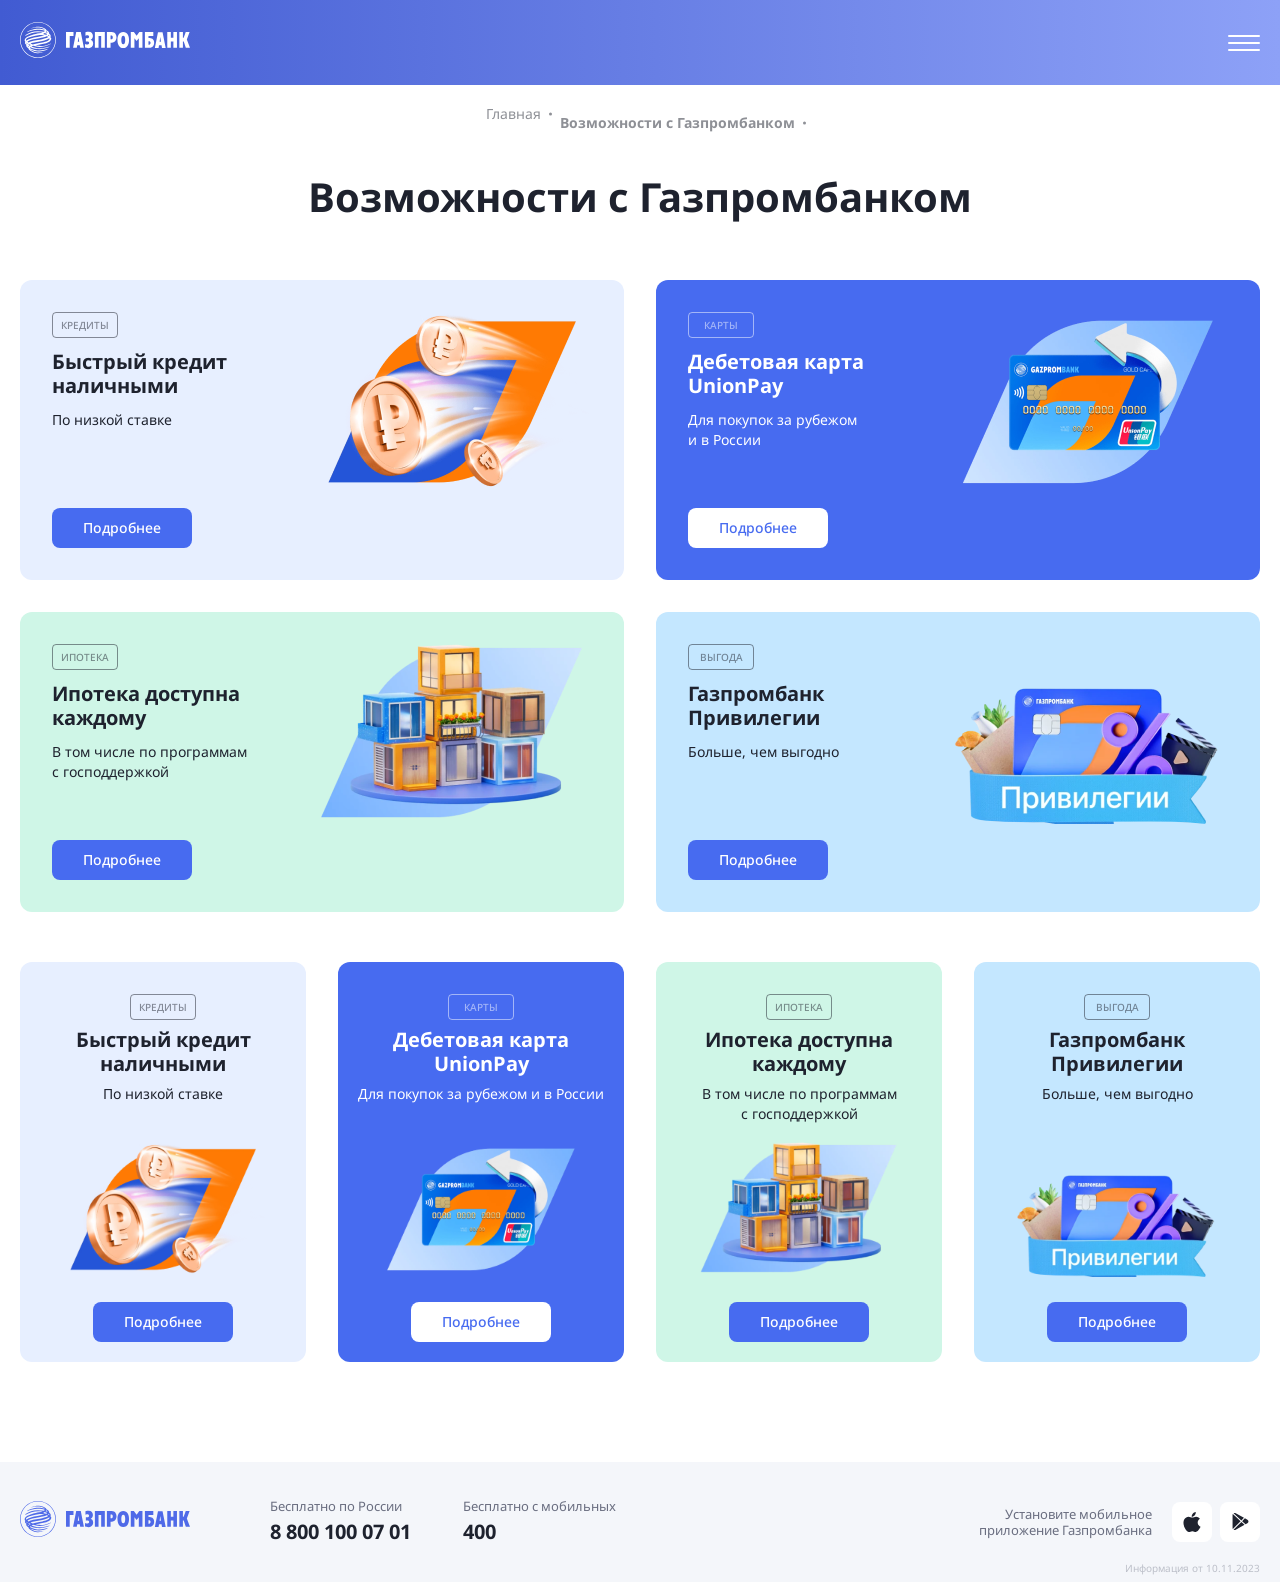
<file: index.html>
<!DOCTYPE html>
<html lang="ru">

<head>
  <meta charset="UTF-8">
  <meta name="viewport" content="width=device-width, initial-scale=1.0">
  <meta http-equiv="X-UA-Compatible" content="ie=edge">
  <link rel="stylesheet" href="css/style.css">
  <title>Возможности с Газпромбанком - Газпромбанк</title>
</head>

<body>
<header class="header">
  <div class="container">
    <div class="header__content">
      <a class="header__logo-link" href="features.html">
        <svg class="header__logo" width="170" height="36" viewBox="0 0 170 36" fill="none" xmlns="http://www.w3.org/2000/svg">
          <g clip-path="url(#clip0_497_2224)">
          <path fill-rule="evenodd" clip-rule="evenodd" d="M0.623721 18C0.623721 8.42405 8.39625 0.616677 17.944 0.616677C27.5037 0.616677 35.2762 8.41241 35.2762 18C35.2762 27.5876 27.5037 35.3833 17.944 35.3833C8.39625 35.3833 0.623721 27.5876 0.623721 18ZM0 18C0 27.925 8.0484 36 17.944 36C27.8396 36 35.888 27.925 35.888 18C35.8999 8.07498 27.8396 0 17.944 0C8.0484 0 0 8.07498 0 18Z" fill="white"/>
          <path fill-rule="evenodd" clip-rule="evenodd" d="M29.3629 16.1732C29.231 16.2896 29.087 16.406 28.9191 16.5223C27.9236 17.2902 26.3643 17.8953 24.1932 18.4771C19.6832 19.6871 16.4207 19.8733 12.6904 20.7809C11.9707 20.9554 11.215 21.1997 10.5073 21.4906C11.215 21.8397 11.9587 22.1655 12.7264 22.4564C14.2377 22.0259 14.9574 21.8281 17.1524 21.4557C17.98 21.3161 20.5469 20.8623 22.418 20.4667C25.7645 19.757 30.6703 18.2094 29.3629 16.1732ZM27.2039 11.9496C26.4962 11.6238 25.5966 11.3096 24.649 11.0537C24.2292 11.3911 23.7254 11.6936 23.0297 11.9612C24.2052 12.1707 25.1048 12.4965 26.0884 12.7873C26.2803 12.8804 27.0839 12.1241 27.2039 11.9496ZM10.7952 16.4409C15.1733 15.1493 19.7672 14.7537 24.4211 13.5087C22.5979 13.02 21.6024 12.8106 19.6832 13.0317C16.8885 13.3575 13.8179 13.9742 11.191 14.7537C10.1595 15.0562 4.73792 16.6038 6.29723 18.7563C6.29723 18.7912 7.23281 17.488 10.7952 16.4409ZM7.77257 23.8526C7.76057 24.2599 8.01246 24.6089 8.54022 25.0511C8.61219 24.83 8.70815 24.6787 8.86408 24.4693C8.49225 24.2715 8.12041 24.0621 7.77257 23.8526ZM9.82365 23.6432C10.1475 23.4454 10.5433 23.2476 10.9991 23.0731C10.3754 22.8171 9.73969 22.5378 9.09198 22.2353C8.79211 22.4215 8.54022 22.6076 8.32432 22.8171C8.8281 23.0963 9.31988 23.3756 9.82365 23.6432ZM26.6521 14.3116C25.7645 14.7188 24.5051 15.1493 22.6819 15.6031C21.1946 15.9754 17.5722 16.499 13.6739 17.3484C12.4385 17.616 9.10397 18.4072 7.46071 19.8035C7.9165 20.1758 8.20437 20.2689 8.70815 20.5482C9.39184 20.1177 10.3034 19.6988 11.6828 19.3264C14.0698 18.6865 15.857 18.4072 18.004 18.0698C20.139 17.7324 24.1452 16.883 26.3763 16.0918C27.0959 15.8242 27.7676 15.4984 28.2714 15.1028C28.1275 14.9399 26.7001 14.2534 26.6521 14.3116ZM27.9475 13.5204C28.3794 13.7414 28.7752 13.8927 29.159 14.1603C29.4349 13.6367 29.267 13.2993 28.6912 12.8106C28.4753 13.0782 28.2114 13.3109 27.9475 13.5204ZM7.55666 21.4557C7.17284 21.2347 6.89696 21.0834 6.5731 20.8507C6.39318 21.2347 6.72903 21.6652 7.07688 21.863C7.23281 21.7117 7.40073 21.5837 7.55666 21.4557ZM26.1963 9.31998C26.1124 9.6225 25.8005 9.95993 25.5726 10.2043C26.2323 10.3788 26.892 10.6231 27.5277 10.8559C27.4558 10.2741 26.7721 9.70395 26.1963 9.31998ZM5.58954 13.0666C10.1715 10.053 15.2452 8.29606 23.8454 9.7854C24.3252 9.50615 24.5891 9.25017 24.709 8.68003C22.562 7.90046 20.235 7.63284 17.2243 7.67939C14.5136 7.7492 9.64373 8.76148 7.05289 10.309L7.84454 9.31998C9.66772 8.24952 14.4056 6.83 17.956 6.76019C20.4629 6.71365 21.7583 6.85327 24.733 7.65612C24.4811 7.14416 23.8574 6.88818 22.9578 6.48094C20.0791 5.17777 14.6935 5.06142 10.2794 7.00453C10.8432 6.64383 11.383 6.29477 12.1026 5.96898C13.554 5.30576 15.9409 4.65418 18.9156 4.70072C21.2905 4.73562 24.1213 5.57337 25.8485 7.29542C26.1364 7.63284 26.3043 7.99354 26.3763 8.28443C27.7436 8.98255 28.5353 9.63414 28.9911 10.4021C29.171 10.786 29.255 11.2282 29.171 11.7052C29.7347 12.0543 30.0106 12.3336 30.2865 12.7059C30.4904 13.02 30.6463 13.3807 30.6823 13.7065C30.7303 14.137 30.7783 14.6257 30.3345 15.1842C30.8143 15.4169 31.1741 16.0685 31.2341 16.3594C31.45 17.395 30.7903 18.3956 29.9027 19.1868C28.8951 20.0711 26.6761 21.1183 24.8649 21.5837C21.2665 22.4913 18.1 22.8752 15.5691 23.3407C16.6966 23.6083 18.2319 23.9806 20.7508 23.9806C26.1124 23.9806 30.8503 21.4325 30.8503 21.4325C30.8503 21.4325 30.7423 21.7699 30.6343 22.0608C27.2279 24.1319 21.8063 25.0045 19.5033 24.8998C17.1524 24.7951 15.1733 24.446 13.2421 23.841C12.6424 24.0039 12.0666 24.1901 11.5029 24.4344C14.4536 25.7725 16.6726 26.075 19.1915 26.2612C21.7583 26.4473 26.0044 25.8306 29.6028 24.5275C29.4349 24.6904 29.3509 24.9464 29.183 25.1093C27.3478 26.075 23.4616 27.0524 21.5064 27.1222C19.5633 27.2036 17.2004 27.1338 15.1373 26.7382C13.3621 26.4008 11.9227 25.8306 10.3994 25.1674C10.1235 25.3652 9.97958 25.6328 9.9316 25.9237C15.833 29.0188 21.3745 29.0886 27.6717 27.1222L27.0959 27.6807C20.163 30.4965 14.7415 29.4027 10.5553 27.3782C10.4234 27.32 10.2555 27.2502 10.1355 27.1687C10.5193 27.8436 13.7219 30.1939 17.3083 30.4848C19.7792 30.6826 22.7899 30.2637 24.5771 29.5423L23.5335 30.0892C22.6699 30.5197 20.3789 31.4855 17.1644 31.276C12.8943 30.9851 10.4834 29.0886 9.40384 28.0996C8.90006 27.6341 8.67217 27.0989 8.51623 26.4357C7.54467 25.9237 6.94494 25.4001 6.44116 24.6206C6.1413 24.1551 6.20127 23.6432 6.27324 23.201C6.29723 23.0614 6.33321 22.9334 6.38119 22.8054C5.9134 22.468 5.44561 22.1073 5.2417 21.7466C4.82189 20.9787 5.07377 20.3271 5.37364 19.8151C5.12175 19.5242 4.88186 19.2334 4.77391 18.9425C4.66596 18.6167 4.64197 18.2793 4.67795 17.9069C4.76191 17.267 5.09776 16.6736 5.54156 16.1616C6.47715 15.0795 7.94049 14.2418 10.4594 13.404C12.9183 12.5895 13.9138 12.4615 15.773 12.031C17.944 11.5307 20.5349 11.3678 22.7059 10.6115C16.6486 9.55269 10.3634 10.5184 5.2417 14.0556L5.58954 13.0666Z" fill="white"/>
          <path d="M58.4979 14.8701L59.1816 19.6755H57.8022L58.4979 14.8701ZM53.0763 25.8656H56.7826L57.2264 23.1429H59.7693L60.2131 25.8656H63.9075L60.7888 10.1112H56.2069L53.0763 25.8656Z" fill="white"/>
          <path d="M67.4098 16.2081C67.9976 16.2081 69.0891 15.8242 69.0891 14.6606C69.0891 13.2876 67.8296 13.2062 67.4818 13.2062C67.062 13.2062 66.2703 13.2644 65.4787 13.6483L65.4307 10.2391C66.6662 9.91336 67.5658 9.83191 68.6093 9.83191C71.584 9.83191 72.9274 11.9263 72.9274 13.9625C72.9274 15.9521 71.7759 17.1622 70.6724 17.6276V17.7789C71.7279 18.1163 73.1673 19.1519 73.1673 21.5604C73.1673 24.5274 71.0922 26.168 68.4534 26.168C67.038 26.168 66.1144 25.9586 64.9989 25.3536L65.0589 22.084C66.0784 22.5262 66.7741 22.5611 67.4818 22.5611C68.6453 22.5611 69.1251 21.7 69.1251 21.0601C69.1251 20.1758 68.5613 19.5824 67.3259 19.5824H65.8505V16.2081H67.4098Z" fill="white"/>
          <path d="M74.8826 10.1112H84.8261V25.8656H81.1798V13.8927H78.5289V25.8656H74.8826V10.1112Z" fill="white"/>
          <path d="M90.5595 13.5786H91.4231C92.2507 13.5786 92.7665 14.0789 92.7665 15.3821C92.7665 17.0925 91.8909 17.2088 91.4231 17.2088H90.5595V13.5786ZM86.9131 25.8656H90.5595V20.6646H91.7829C95.3933 20.6646 96.5088 17.4183 96.5088 15.3472C96.5088 13.311 95.2374 10.0996 91.7829 10.1112H86.9131V25.8656Z" fill="white"/>
          <path d="M103.25 22.2469C101.966 22.2469 101.307 20.7459 101.307 17.965C101.307 15.1842 101.966 13.6832 103.25 13.6832C104.533 13.6832 105.205 15.1842 105.205 17.965C105.205 20.7459 104.533 22.2469 103.25 22.2469ZM103.25 26.0517C107.568 26.0517 109.031 22.0142 109.031 17.965C109.031 13.9275 107.568 9.87842 103.25 9.87842C98.9317 9.87842 97.4684 13.9275 97.4684 17.965C97.4804 22.0142 98.9317 26.0517 103.25 26.0517Z" fill="white"/>
          <path d="M128.475 22.7124V19.1287H129.002C129.434 19.1287 130.586 19.1519 130.586 20.7693C130.586 22.4331 129.434 22.7124 129.002 22.7124H128.475ZM124.912 25.8656H129.266C130.202 25.8656 134.148 25.47 134.16 20.6994C134.16 16.6736 131.101 15.9755 129.134 15.9755H128.487V13.8927H133.308V10.1112H124.912V25.8656Z" fill="white"/>
          <path d="M147.27 10.1112H150.845V15.7777H153.387V10.1112H156.962V25.8656H153.387V19.5592H150.845V25.8656H147.27V10.1112Z" fill="white"/>
          <path d="M159.349 10.1112H162.923L162.911 15.7777H163.691L165.73 10.1112H169.616L166.833 17.5811L170 25.8656H165.802L163.763 19.5243H162.911L162.923 25.8656H159.349V10.1112Z" fill="white"/>
          <path d="M46.0234 10.1112H53.4961V14.0323H49.7298V25.8656H46.0234V10.1112Z" fill="white"/>
          <path d="M110.782 10.1112H113.877L116.612 13.8229L119.359 10.1112H122.453V25.8656H118.807V16.2547L116.612 19.0123L114.429 16.2547V25.8656H110.782V10.1112Z" fill="white"/>
          <path d="M140.289 14.8933L140.973 19.6987H139.594L140.289 14.8933ZM134.868 25.8888H138.562L139.006 23.1661H141.549L141.993 25.8888H145.687L142.556 10.1344H137.974L134.868 25.8888Z" fill="white"/>
          </g>
          <defs>
          </defs>
          </svg>
      </a>
      <button class="header__menu">
        <span class="header__menu-line"></span>
      </button>
    </div>
  
  </div>
</header>
<main>
  <div class="breadcrumbs">
    <div class="container">
      <ul class="breadcrumbs__list">
        <li class="breadcrumbs__item">
          <a class="breadcrumbs__link" href="#">Главная</a>
        </li>
        <li class="breadcrumbs__item">
          <h1 class="breadcrumbs__link">Возможности с Газпромбанком</h1>
        </li>
      </ul>
    </div>
  </div>
  <div class="page-content">
    <div class="container">
      <h1 class="page-content__title">Возможности с Газпромбанком</h1>
     
      <ul class="info-cards">

        <li class="info-card">
          
          <div class="info-card__info-block">
            <span class="info-card__credits-label">кредиты</span>
            <h2 class="info-card__title">Быстрый кредит наличными</h2>
            <span class="info-card__low-bid">По низкой ставке</span>
          
            <div class="info-card__link-block">
              <a class="info-card__link" href="#">Подробнее</a>
            </div>
          </div>
          <div class="info-card__img-block">
                <img class="info-card__img" src="./images/info-card__img/card1.png" alt="Картинка" width="280" height="180">
              </div>
        </li>

        <li class="info-card info-card--card-two">
          <div class="info-card__info-block">
            <span class="info-card__credits-label info-card__credits-label--special">карты</span>
            <h2 class="info-card__title info-card__title--special">Дебетовая карта UnionPay</h2>
            <span class="info-card__low-bid info-card__low-bid--special">Для покупок за&nbsp;рубежом и&nbsp;в&nbsp;России</span>
            <div class="info-card__link-block">
              <a class="info-card__link info-card__link--special" href="#">Подробнее</a>
            </div>
          </div>
          <div class="info-card__img-block">
            <img class="info-card__img" src="./images/info-card__img/card2.png" alt="Картинка" width="280" height="180">
          </div>
        </li>

        <li class="info-card info-card--card-three">
          <div class="info-card__info-block">
            <span class="info-card__credits-label">ипотека</span>
            <h2 class="info-card__title">Ипотека доступна каждому</h2>
            <span class="info-card__low-bid">В&nbsp;том числе по&nbsp;программам с&nbsp;господдержкой</span>
            <div class="info-card__link-block">
              <a class="info-card__link" href="#">Подробнее</a>
            </div>
          </div>
          <div class="info-card__img-block">
            <img class="info-card__img" src="./images/info-card__img/card3.png" alt="Картинка" width="280" height="180">
          </div>
        </li>

        <li class="info-card info-card--card-four">
          <div class="info-card__info-block">
            <span class="info-card__credits-label">выгода</span>
            <h2 class="info-card__title">Газпромбанк Привилегии</h2>
            <span class="info-card__low-bid">Больше, чем выгодно</span>
            <div class="info-card__link-block">
              <a class="info-card__link" href="#">Подробнее</a>
            </div>
          </div>
          <div class="info-card__img-block">
            <img class="info-card__img" src="./images/info-card__img/card4.png" alt="Картинка" width="280" height="180">
          </div>
        </li>

      </ul>

      <ul class="info-cards info-cards--row">

        <li class="info-card">
            <span class="info-card__credits-label">кредиты</span>
            <h3 class="info-card__title">Быстрый кредит наличными</h3>
            <p class="info-card__low-bid">По низкой ставке</p>
            <div class="info-card__lower-card">
            <img class="info-card__img" src="./images/info-card__img/card1.png" alt="Картинка">
            <a class="info-card__link" href="#">Подробнее</a>
            </div>
        </li>

        <li class="info-card info-card--card-two">
            <span class="info-card__credits-label info-card__credits-label--special">карты</span>
            <h3 class="info-card__title info-card__title--special">Дебетовая карта UnionPay</h3>
            <p class="info-card__low-bid info-card__low-bid--special">Для покупок за рубежом и в России</p>
            <div class="info-card__lower-card">
            <img class="info-card__img" src="./images/info-card__img/card2.png" alt="Картинка">
            <a class="info-card__link info-card__link--special" href="#">Подробнее</a>
          </div>
        </li>

        <li class="info-card info-card--card-three">
            <span class="info-card__credits-label">ипотека</span>
            <h3 class="info-card__title">Ипотека доступна каждому</h3>
            <p class="info-card__low-bid">В&nbsp;том числе по&nbsp;программам с&nbsp;господдержкой</p>
            <div class="info-card__lower-card">
            <img class="info-card__img" src="./images/info-card__img/card3.png" alt="Картинка">
            <a class="info-card__link" href="#">Подробнее</a>
          </div>
        </li>

        <li class="info-card info-card--card-four">
            <span class="info-card__credits-label">выгода</span>
            <h3 class="info-card__title">Газпромбанк Привилегии</h3>
            <p class="info-card__low-bid">Больше, чем выгодно</p>
            <div class="info-card__lower-card">
            <img class="info-card__img" src="./images/info-card__img/card4.png" alt="Картинка">
            <a class="info-card__link" href="#">Подробнее</a>
          </div>
        </li>

      </ul>
      
    </div>
  </div>
</main>
<footer class="footer">
  <div class="container">
    <div class="footer__content">
      <a class="footer__logo-link" href="features.html">
        <svg class="footer__logo" width="170" height="36" viewBox="0 0 170 36" fill="none" xmlns="http://www.w3.org/2000/svg">
          <g clip-path="url(#clip0_497_2407)">
          <path fill-rule="evenodd" clip-rule="evenodd" d="M0.623721 18C0.623721 8.42405 8.39625 0.616677 17.944 0.616677C27.5037 0.616677 35.2762 8.41241 35.2762 18C35.2762 27.5876 27.5037 35.3833 17.944 35.3833C8.39625 35.3833 0.623721 27.5876 0.623721 18ZM0 18C0 27.925 8.0484 36 17.944 36C27.8396 36 35.888 27.925 35.888 18C35.8999 8.07498 27.8396 0 17.944 0C8.0484 0 0 8.07498 0 18Z" fill="#4F6AE8"/>
          <path fill-rule="evenodd" clip-rule="evenodd" d="M29.3629 16.1732C29.231 16.2896 29.087 16.406 28.9191 16.5223C27.9236 17.2902 26.3643 17.8953 24.1932 18.4771C19.6832 19.6871 16.4207 19.8733 12.6904 20.7809C11.9707 20.9554 11.215 21.1997 10.5073 21.4906C11.215 21.8397 11.9587 22.1655 12.7264 22.4564C14.2377 22.0259 14.9574 21.8281 17.1524 21.4557C17.98 21.3161 20.5469 20.8623 22.418 20.4667C25.7645 19.757 30.6703 18.2094 29.3629 16.1732ZM27.2039 11.9496C26.4962 11.6238 25.5966 11.3096 24.649 11.0537C24.2292 11.3911 23.7254 11.6936 23.0297 11.9612C24.2052 12.1707 25.1048 12.4965 26.0884 12.7873C26.2803 12.8804 27.0839 12.1241 27.2039 11.9496ZM10.7952 16.4409C15.1733 15.1493 19.7672 14.7537 24.4211 13.5087C22.5979 13.02 21.6024 12.8106 19.6832 13.0317C16.8885 13.3575 13.8179 13.9742 11.191 14.7537C10.1595 15.0562 4.73792 16.6038 6.29723 18.7563C6.29723 18.7912 7.23281 17.488 10.7952 16.4409ZM7.77257 23.8526C7.76057 24.2599 8.01246 24.6089 8.54022 25.0511C8.61219 24.83 8.70815 24.6787 8.86408 24.4693C8.49225 24.2715 8.12041 24.0621 7.77257 23.8526ZM9.82365 23.6432C10.1475 23.4454 10.5433 23.2476 10.9991 23.0731C10.3754 22.8171 9.73969 22.5378 9.09198 22.2353C8.79211 22.4215 8.54022 22.6076 8.32432 22.8171C8.8281 23.0963 9.31988 23.3756 9.82365 23.6432ZM26.6521 14.3116C25.7645 14.7188 24.5051 15.1493 22.6819 15.6031C21.1946 15.9754 17.5722 16.499 13.6739 17.3484C12.4385 17.616 9.10397 18.4072 7.46071 19.8035C7.9165 20.1758 8.20437 20.2689 8.70815 20.5482C9.39184 20.1177 10.3034 19.6988 11.6828 19.3264C14.0698 18.6865 15.857 18.4072 18.004 18.0698C20.139 17.7324 24.1452 16.883 26.3763 16.0918C27.0959 15.8242 27.7676 15.4984 28.2714 15.1028C28.1275 14.9399 26.7001 14.2534 26.6521 14.3116ZM27.9475 13.5204C28.3794 13.7414 28.7752 13.8927 29.159 14.1603C29.4349 13.6367 29.267 13.2993 28.6912 12.8106C28.4753 13.0782 28.2114 13.3109 27.9475 13.5204ZM7.55666 21.4557C7.17284 21.2347 6.89696 21.0834 6.5731 20.8507C6.39318 21.2347 6.72903 21.6652 7.07688 21.863C7.23281 21.7117 7.40073 21.5837 7.55666 21.4557ZM26.1963 9.31998C26.1124 9.6225 25.8005 9.95993 25.5726 10.2043C26.2323 10.3788 26.892 10.6231 27.5277 10.8559C27.4558 10.2741 26.7721 9.70395 26.1963 9.31998ZM5.58954 13.0666C10.1715 10.053 15.2452 8.29606 23.8454 9.7854C24.3252 9.50615 24.5891 9.25017 24.709 8.68003C22.562 7.90046 20.235 7.63284 17.2243 7.67939C14.5136 7.7492 9.64373 8.76148 7.05289 10.309L7.84454 9.31998C9.66772 8.24952 14.4056 6.83 17.956 6.76019C20.4629 6.71365 21.7583 6.85327 24.733 7.65612C24.4811 7.14416 23.8574 6.88818 22.9578 6.48094C20.0791 5.17777 14.6935 5.06142 10.2794 7.00453C10.8432 6.64383 11.383 6.29477 12.1026 5.96898C13.554 5.30576 15.9409 4.65418 18.9156 4.70072C21.2905 4.73562 24.1213 5.57337 25.8485 7.29542C26.1364 7.63284 26.3043 7.99354 26.3763 8.28443C27.7436 8.98255 28.5353 9.63414 28.9911 10.4021C29.171 10.786 29.255 11.2282 29.171 11.7052C29.7347 12.0543 30.0106 12.3336 30.2865 12.7059C30.4904 13.02 30.6463 13.3807 30.6823 13.7065C30.7303 14.137 30.7783 14.6257 30.3345 15.1842C30.8143 15.4169 31.1741 16.0685 31.2341 16.3594C31.45 17.395 30.7903 18.3956 29.9027 19.1868C28.8951 20.0711 26.6761 21.1183 24.8649 21.5837C21.2665 22.4913 18.1 22.8752 15.5691 23.3407C16.6966 23.6083 18.2319 23.9806 20.7508 23.9806C26.1124 23.9806 30.8503 21.4325 30.8503 21.4325C30.8503 21.4325 30.7423 21.7699 30.6343 22.0608C27.2279 24.1319 21.8063 25.0045 19.5033 24.8998C17.1524 24.7951 15.1733 24.446 13.2421 23.841C12.6424 24.0039 12.0666 24.1901 11.5029 24.4344C14.4536 25.7725 16.6726 26.075 19.1915 26.2612C21.7583 26.4473 26.0044 25.8306 29.6028 24.5275C29.4349 24.6904 29.3509 24.9464 29.183 25.1093C27.3478 26.075 23.4616 27.0524 21.5064 27.1222C19.5633 27.2036 17.2004 27.1338 15.1373 26.7382C13.3621 26.4008 11.9227 25.8306 10.3994 25.1674C10.1235 25.3652 9.97958 25.6328 9.9316 25.9237C15.833 29.0188 21.3745 29.0886 27.6717 27.1222L27.0959 27.6807C20.163 30.4965 14.7415 29.4027 10.5553 27.3782C10.4234 27.32 10.2555 27.2502 10.1355 27.1687C10.5193 27.8436 13.7219 30.1939 17.3083 30.4848C19.7792 30.6826 22.7899 30.2637 24.5771 29.5423L23.5335 30.0892C22.6699 30.5197 20.3789 31.4855 17.1644 31.276C12.8943 30.9851 10.4834 29.0886 9.40384 28.0996C8.90006 27.6341 8.67217 27.0989 8.51623 26.4357C7.54467 25.9237 6.94494 25.4001 6.44116 24.6206C6.1413 24.1551 6.20127 23.6432 6.27324 23.201C6.29723 23.0614 6.33321 22.9334 6.38119 22.8054C5.9134 22.468 5.44561 22.1073 5.2417 21.7466C4.82189 20.9787 5.07377 20.3271 5.37364 19.8151C5.12175 19.5242 4.88186 19.2334 4.77391 18.9425C4.66596 18.6167 4.64197 18.2793 4.67795 17.9069C4.76191 17.267 5.09776 16.6736 5.54156 16.1616C6.47715 15.0795 7.94049 14.2418 10.4594 13.404C12.9183 12.5895 13.9138 12.4615 15.773 12.031C17.944 11.5307 20.5349 11.3678 22.7059 10.6115C16.6486 9.55269 10.3634 10.5184 5.2417 14.0556L5.58954 13.0666Z" fill="#4F6AE8"/>
          <path d="M58.4979 14.8701L59.1816 19.6755H57.8022L58.4979 14.8701ZM53.0763 25.8656H56.7826L57.2264 23.1429H59.7693L60.2131 25.8656H63.9075L60.7888 10.1112H56.2069L53.0763 25.8656Z" fill="#4F6AE8"/>
          <path d="M67.4098 16.2081C67.9976 16.2081 69.0891 15.8242 69.0891 14.6606C69.0891 13.2876 67.8296 13.2062 67.4818 13.2062C67.062 13.2062 66.2703 13.2644 65.4787 13.6483L65.4307 10.2391C66.6662 9.91336 67.5658 9.83191 68.6093 9.83191C71.584 9.83191 72.9274 11.9263 72.9274 13.9625C72.9274 15.9521 71.7759 17.1622 70.6724 17.6276V17.7789C71.7279 18.1163 73.1673 19.1519 73.1673 21.5604C73.1673 24.5274 71.0922 26.168 68.4534 26.168C67.038 26.168 66.1144 25.9586 64.9989 25.3536L65.0589 22.084C66.0784 22.5262 66.7741 22.5611 67.4818 22.5611C68.6453 22.5611 69.1251 21.7 69.1251 21.0601C69.1251 20.1758 68.5613 19.5824 67.3259 19.5824H65.8505V16.2081H67.4098Z" fill="#4F6AE8"/>
          <path d="M74.8826 10.1112H84.8261V25.8656H81.1798V13.8927H78.5289V25.8656H74.8826V10.1112Z" fill="#4F6AE8"/>
          <path d="M90.5595 13.5785H91.4231C92.2507 13.5785 92.7665 14.0789 92.7665 15.382C92.7665 17.0924 91.8909 17.2088 91.4231 17.2088H90.5595V13.5785ZM86.9131 25.8655H90.5595V20.6645H91.7829C95.3933 20.6645 96.5088 17.4182 96.5088 15.3471C96.5088 13.3109 95.2374 10.0995 91.7829 10.1112H86.9131V25.8655Z" fill="#4F6AE8"/>
          <path d="M103.25 22.2469C101.966 22.2469 101.307 20.746 101.307 17.9651C101.307 15.1842 101.966 13.6833 103.25 13.6833C104.533 13.6833 105.205 15.1842 105.205 17.9651C105.205 20.746 104.533 22.2469 103.25 22.2469ZM103.25 26.0517C107.568 26.0517 109.031 22.0142 109.031 17.9651C109.031 13.9276 107.568 9.87848 103.25 9.87848C98.9317 9.87848 97.4684 13.9276 97.4684 17.9651C97.4804 22.0142 98.9317 26.0517 103.25 26.0517Z" fill="#4F6AE8"/>
          <path d="M128.475 22.7124V19.1287H129.002C129.434 19.1287 130.586 19.1519 130.586 20.7693C130.586 22.4331 129.434 22.7124 129.002 22.7124H128.475ZM124.912 25.8656H129.266C130.202 25.8656 134.148 25.47 134.16 20.6994C134.16 16.6736 131.101 15.9755 129.134 15.9755H128.487V13.8927H133.308V10.1112H124.912V25.8656Z" fill="#4F6AE8"/>
          <path d="M147.27 10.1112H150.845V15.7777H153.387V10.1112H156.962V25.8656H153.387V19.5592H150.845V25.8656H147.27V10.1112Z" fill="#4F6AE8"/>
          <path d="M159.349 10.1112H162.923L162.911 15.7777H163.691L165.73 10.1112H169.616L166.833 17.5811L170 25.8656H165.802L163.763 19.5243H162.911L162.923 25.8656H159.349V10.1112Z" fill="#4F6AE8"/>
          <path d="M46.0234 10.1112H53.4961V14.0323H49.7298V25.8656H46.0234V10.1112Z" fill="#4F6AE8"/>
          <path d="M110.782 10.1112H113.877L116.612 13.8229L119.359 10.1112H122.453V25.8656H118.807V16.2547L116.612 19.0123L114.429 16.2547V25.8656H110.782V10.1112Z" fill="#4F6AE8"/>
          <path d="M140.289 14.8933L140.973 19.6988H139.594L140.289 14.8933ZM134.868 25.8888H138.562L139.006 23.1661H141.549L141.993 25.8888H145.687L142.556 10.1345H137.974L134.868 25.8888Z" fill="#4F6AE8"/>
          </g>
          <defs>
          </defs>
          </svg>
      </a>
      <ul class="footer__contacts-list">
        <li class="footer__contacts-item">
          <span class="footer__contacts-text">Бесплатно по России</span>
          <a class="footer__contacts-phone" href="tel:88001000701">8 800 100 07 01</a>
        </li>
        <li class="footer__contacts-item">
          <span class="footer__contacts-text">Бесплатно с мобильных</span>
          <a class="footer__contacts-phone" href="tel:400">400</a>
        </li>
      </ul>
      <div class="footer__info">
        <span class="footer__info-text">Установите мобильное приложение Газпромбанка</span>
        <ul class="footer__app-list">
          <li class="footer__app-item">
            <a class="footer__app-link" href="#">  
              <svg class="footer__app-icon" width="20" height="20" viewBox="0 0 20 20" fill="none" xmlns="http://www.w3.org/2000/svg">
                <g clip-path="url(#clip0_497_2466)">
                <path d="M13.7511 0C12.6849 0.0737496 11.4387 0.756246 10.7124 1.64499C10.0499 2.45124 9.50492 3.64873 9.71741 4.81247C10.8824 4.84872 12.0862 4.14998 12.7836 3.24623C13.4361 2.40499 13.9299 1.21499 13.7511 0Z" fill="#1E222E"/>
                <path d="M17.9609 6.70995C16.9372 5.42621 15.4984 4.68121 14.1397 4.68121C12.3459 4.68121 11.5872 5.53996 10.341 5.53996C9.05596 5.53996 8.07972 4.68371 6.52847 4.68371C5.00473 4.68371 3.38224 5.61496 2.3535 7.20745C0.907257 9.44993 1.15476 13.6662 3.49849 17.2574C4.33724 18.5424 5.45723 19.9874 6.92222 19.9999C8.22596 20.0124 8.59346 19.1636 10.3597 19.1549C12.1259 19.1449 12.4609 20.0111 13.7622 19.9974C15.2284 19.9861 16.4097 18.3849 17.2484 17.0999C17.8497 16.1786 18.0734 15.7149 18.5397 14.6749C15.1484 13.3837 14.6047 8.56119 17.9609 6.70995Z" fill="#1E222E"/>
                </g>
                <defs>
                </defs>
                </svg>
                
            </a>
          </li>
          <li class="footer__app-item">
            <a class="footer__app-link" href="#">
              <svg class="footer__app-icon" width="17" height="17" viewBox="0 0 17 17" fill="none" xmlns="http://www.w3.org/2000/svg">
                <g clip-path="url(#clip0_497_2484)">
                <path d="M3.71164 0.271876C3.04655 -0.0957279 2.26566 -0.0872284 1.60482 0.277188L9.35001 7.4221L11.9519 4.82018L3.71164 0.271876Z" fill="#1E222E"/>
                <path d="M0.828733 1.00854C0.639619 1.31771 0.53125 1.67151 0.53125 2.04655V14.9509C0.53125 15.3143 0.630057 15.6607 0.808547 15.9634L8.59729 8.1747L0.828733 1.00854Z" fill="#1E222E"/>
                <path d="M15.4032 6.72416L12.9214 5.35468L10.1325 8.14252L13.5504 11.2948L15.4043 10.2716C16.0715 9.90192 16.471 9.23896 16.471 8.49737C16.4699 7.75579 16.0715 7.09283 15.4032 6.72416Z" fill="#1E222E"/>
                <path d="M9.37607 8.89429L1.56608 16.7043C1.905 16.8976 2.27685 16.9996 2.65083 16.9996C3.01206 16.9996 3.37541 16.9083 3.70796 16.7245L12.5655 11.8362L9.37607 8.89429Z" fill="#1E222E"/>
                </g>
                <defs>
                </defs>
                </svg>
                
            </a>
          </li>
        </ul>
      </div>
      <span class="footer__note">Информация от 10.11.2023</span>
    </div>
  </div>
</footer>
</body>

</html>
</file>
<file: css/style.css>
/* global */

@import "global/fonts.css";
@import "global/reboot.css";
@import "global/container.css";


/* blocks */

@import "blocks/header.css";
@import "blocks/breadcrumbs.css";
@import "blocks/page-content.css";
@import "blocks/banners.css";
@import "blocks/footer.css";
@import "blocks/info-card__special.css";
@import "blocks/info-cards--row.css";
</file>
